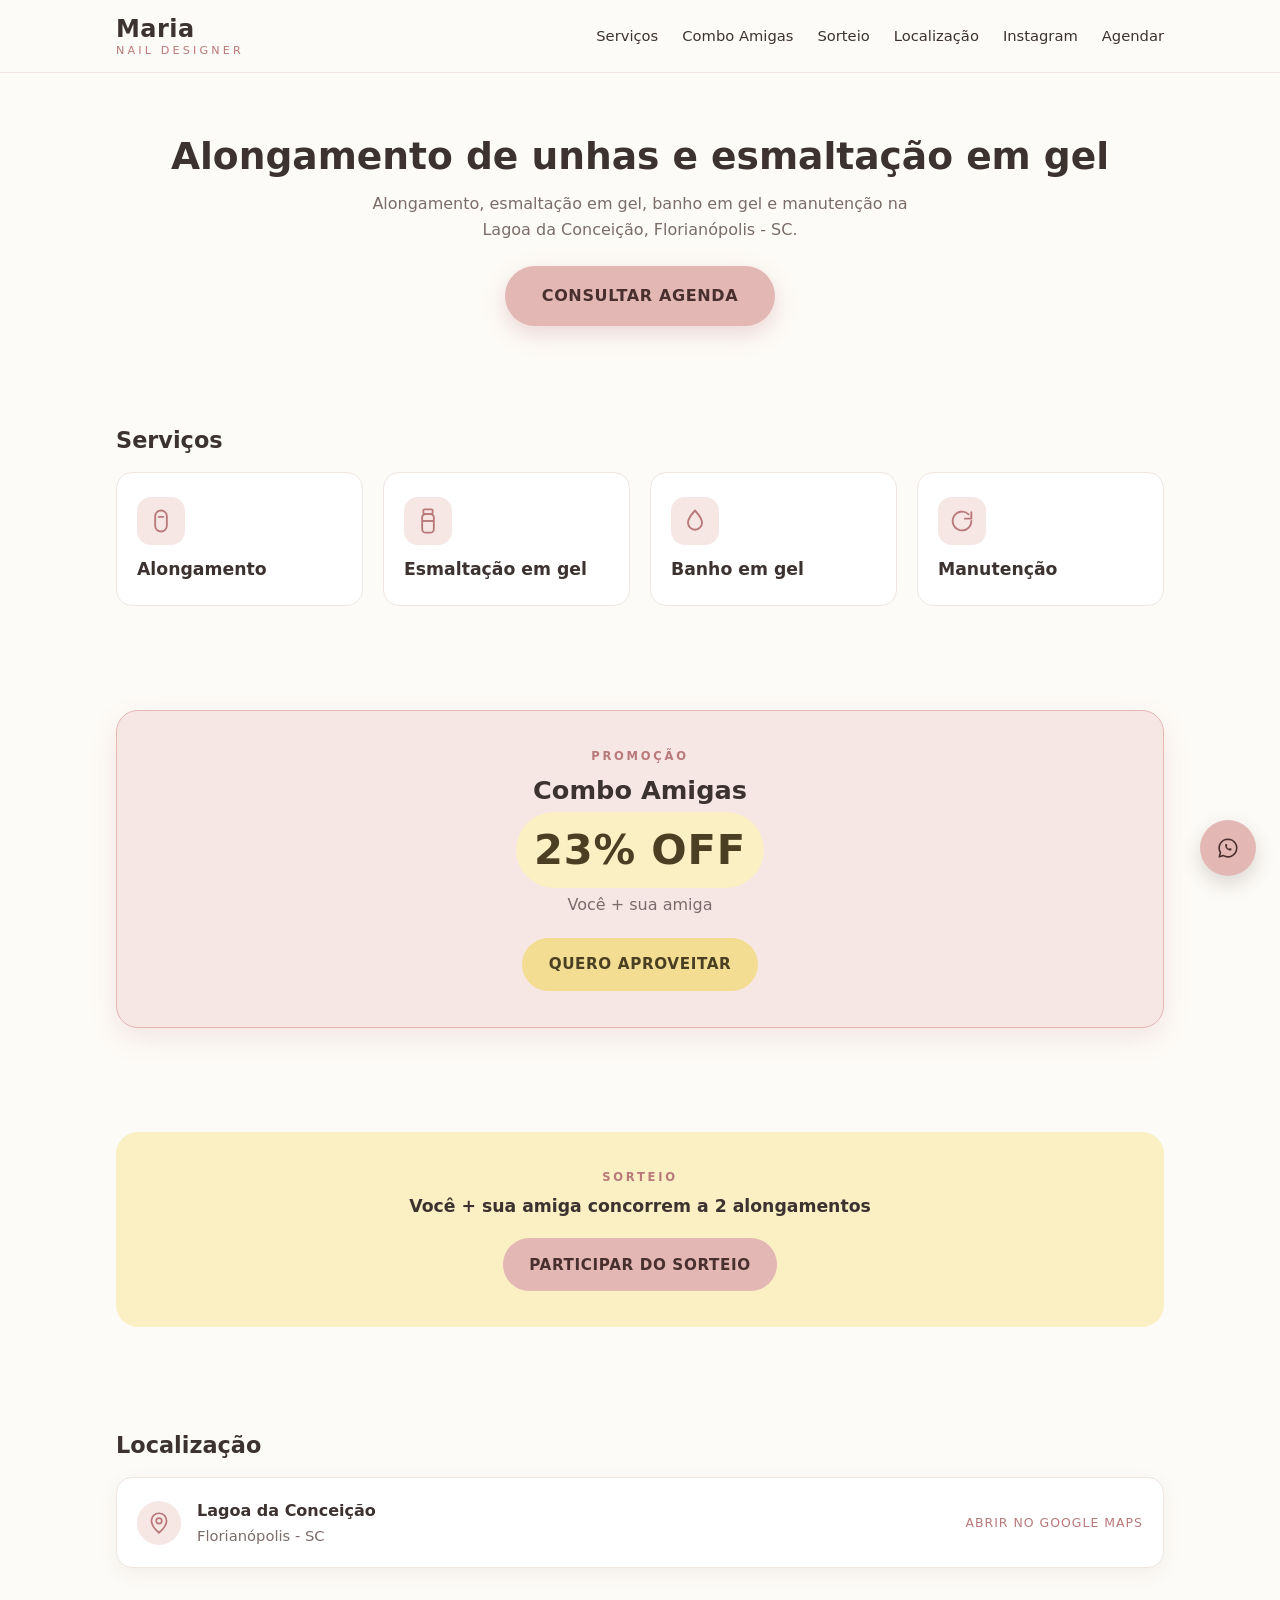
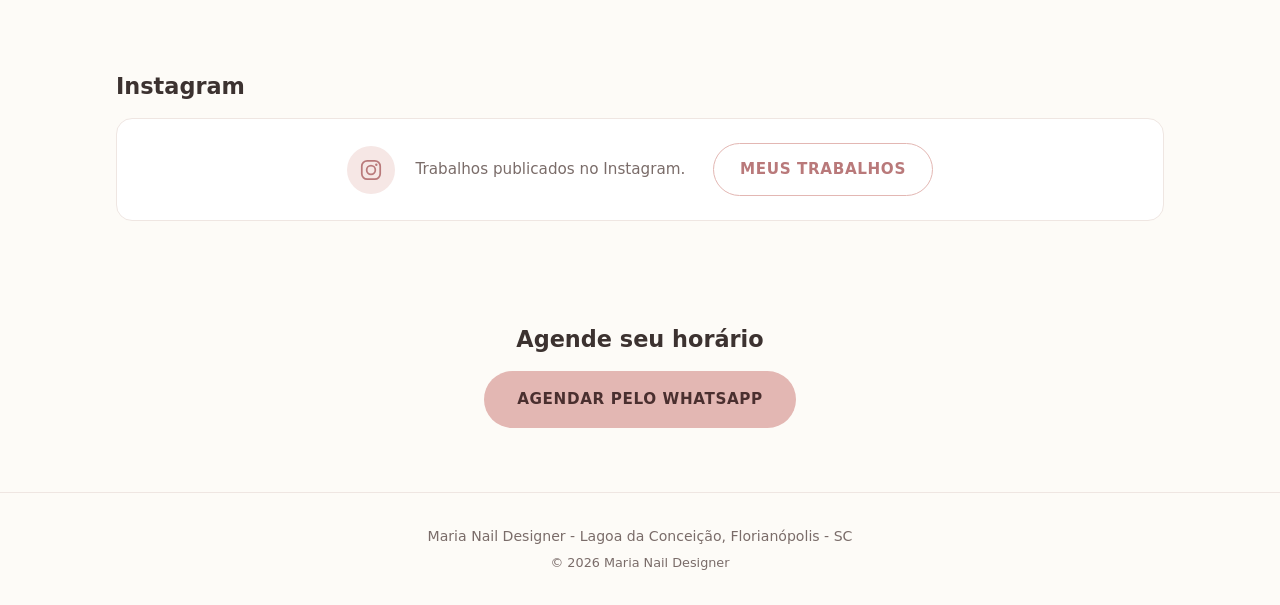
<file: lagoa-da-conceicao/index.html>
<!DOCTYPE html>
<html lang="pt-BR">
<head>
  <meta charset="utf-8">
  <meta name="viewport" content="width=device-width, initial-scale=1">
  <meta name="theme-color" content="#fdfbf7">

  <title>Maria Nail Designer | Lagoa da Conceição, Florianópolis</title>
  <meta name="description" content="Alongamento de unhas, esmaltação em gel, banho em gel e manutenção na Lagoa da Conceição, Florianópolis - SC. Consulte a agenda pelo WhatsApp.">
  <meta name="author" content="Maria Nail Designer">
  <meta name="robots" content="index, follow">

  <link rel="canonical" href="https://marianaildesigner.site/lagoa-da-conceicao">

  <!-- Open Graph basico -->
  <meta property="og:type" content="website">
  <meta property="og:locale" content="pt_BR">
  <meta property="og:site_name" content="Maria Nail Designer">
  <meta property="og:title" content="Maria Nail Designer | Lagoa da Conceição, Florianópolis">
  <meta property="og:description" content="Alongamento de unhas, esmaltação em gel, banho em gel e manutenção na Lagoa da Conceição, Florianópolis - SC.">
  <meta property="og:url" content="https://marianaildesigner.site/lagoa-da-conceicao">
  <!-- og:image: adicionar depois uma imagem 1200x630 hospedada no dominio definitivo -->

  <link rel="icon" href="../favicon.svg" type="image/svg+xml">
  <link rel="stylesheet" href="../css/style.css">
</head>

<body>
  <a class="skip-link" href="#conteudo">Ir para o conteúdo</a>

  <header class="site-header" id="top">
    <div class="container header__inner">
      <a class="brand" href="#top">
        <h1 class="brand__title">
          <span class="brand__name">Maria</span>
          <span class="brand__role">Nail Designer</span>
        </h1>
      </a>

      <button class="nav-toggle" type="button" aria-expanded="false" aria-controls="menu-principal" aria-label="Abrir menu">
        <svg viewBox="0 0 24 24" width="24" height="24" aria-hidden="true" focusable="false">
          <path d="M4 7h16M4 12h16M4 17h16" fill="none" stroke="currentColor" stroke-width="1.8" stroke-linecap="round"/>
        </svg>
      </button>

      <nav class="site-nav" id="menu-principal" aria-label="Menu principal">
        <ul>
          <li><a href="#servicos">Serviços</a></li>
          <li><a href="#promocao">Combo Amigas</a></li>
          <li><a href="#sorteio">Sorteio</a></li>
          <li><a href="#localizacao">Localização</a></li>
          <li><a href="#instagram">Instagram</a></li>
          <li><a href="#agendar">Agendar</a></li>
        </ul>
      </nav>
    </div>
  </header>

  <main id="conteudo">

    <!-- CTA PRINCIPAL -->
    <section class="hero" aria-labelledby="hero-title">
      <div class="container hero__inner">
        <h2 class="hero__title" id="hero-title">Alongamento de unhas e esmaltação em gel</h2>
        <p class="hero__text">Alongamento, esmaltação em gel, banho em gel e manutenção na Lagoa da Conceição, Florianópolis - SC.</p>
        <div class="hero__actions">
          <a class="btn btn--rose btn--lg btn--cta" data-link="agenda" href="#">Consultar agenda</a>
        </div>
      </div>
    </section>

    <!-- SERVIÇOS -->
    <section class="section" id="servicos" aria-labelledby="servicos-title">
      <div class="container">
        <h2 class="section__title" id="servicos-title">Serviços</h2>

        <ul class="grid">
          <li class="card">
            <span class="card__icon" aria-hidden="true">
              <svg viewBox="0 0 24 24" width="28" height="28" focusable="false">
                <rect x="7" y="3" width="10" height="18" rx="5" fill="none" stroke="currentColor" stroke-width="1.6"/>
                <path d="M10 8.5h4" fill="none" stroke="currentColor" stroke-width="1.6" stroke-linecap="round"/>
              </svg>
            </span>
            <h3 class="card__heading">Alongamento</h3>
          </li>

          <li class="card">
            <span class="card__icon" aria-hidden="true">
              <svg viewBox="0 0 24 24" width="28" height="28" focusable="false">
                <rect x="8" y="2" width="8" height="4" rx="1" fill="none" stroke="currentColor" stroke-width="1.6"/>
                <rect x="7" y="6" width="10" height="16" rx="3" fill="none" stroke="currentColor" stroke-width="1.6"/>
                <path d="M7 12h10" fill="none" stroke="currentColor" stroke-width="1.6"/>
              </svg>
            </span>
            <h3 class="card__heading">Esmaltação em gel</h3>
          </li>

          <li class="card">
            <span class="card__icon" aria-hidden="true">
              <svg viewBox="0 0 24 24" width="28" height="28" focusable="false">
                <path d="M12 3s6 6.6 6 10.5A6 6 0 0 1 6 13.5C6 9.6 12 3 12 3Z" fill="none" stroke="currentColor" stroke-width="1.6" stroke-linejoin="round"/>
              </svg>
            </span>
            <h3 class="card__heading">Banho em gel</h3>
          </li>

          <li class="card">
            <span class="card__icon" aria-hidden="true">
              <svg viewBox="0 0 24 24" width="28" height="28" focusable="false">
                <path d="M20 12a8 8 0 1 1-2.4-5.7" fill="none" stroke="currentColor" stroke-width="1.6" stroke-linecap="round"/>
                <path d="M20 4.5V10h-5.5" fill="none" stroke="currentColor" stroke-width="1.6" stroke-linecap="round" stroke-linejoin="round"/>
              </svg>
            </span>
            <h3 class="card__heading">Manutenção</h3>
          </li>
        </ul>
      </div>
    </section>

    <!-- PROMOÇÃO -->
    <section class="section" id="promocao" aria-labelledby="promocao-title">
      <div class="container">
        <div class="card card--rose card--feature card--combo">
          <p class="eyebrow">Promoção</p>
          <h2 class="card__heading card__heading--lg" id="promocao-title">Combo Amigas</h2>
          <p class="card__big">23% OFF</p>
          <p class="card__text">Você + sua amiga</p>
          <a class="btn btn--yellow" data-link="combo" href="#">Quero aproveitar</a>
        </div>
      </div>
    </section>

    <!-- SORTEIO -->
    <section class="section" id="sorteio" aria-labelledby="sorteio-title">
      <div class="container">
        <div class="card card--yellow card--feature">
          <p class="eyebrow">Sorteio</p>
          <h2 class="card__heading" id="sorteio-title">Você + sua amiga concorrem a 2 alongamentos</h2>
          <a class="btn btn--rose" data-link="sorteio" href="#">Participar do sorteio</a>
        </div>
      </div>
    </section>

    <!-- LOCALIZAÇÃO -->
    <section class="section" id="localizacao" aria-labelledby="localizacao-title">
      <div class="container">
        <h2 class="section__title" id="localizacao-title">Localização</h2>

        <a class="place" data-link="maps" href="#">
          <span class="place__icon" aria-hidden="true">
            <svg viewBox="0 0 24 24" width="26" height="26" focusable="false">
              <path d="M12 21s7-6.1 7-11a7 7 0 1 0-14 0c0 4.9 7 11 7 11Z" fill="none" stroke="currentColor" stroke-width="1.6" stroke-linejoin="round"/>
              <circle cx="12" cy="10" r="2.6" fill="none" stroke="currentColor" stroke-width="1.6"/>
            </svg>
          </span>
          <span class="place__text">
            <span class="place__city">Lagoa da Conceição</span>
            <span class="place__state">Florianópolis - SC</span>
          </span>
          <span class="place__hint">Abrir no Google Maps</span>
        </a>
      </div>
    </section>

    <!-- INSTAGRAM -->
    <section class="section" id="instagram" aria-labelledby="instagram-title">
      <div class="container">
        <h2 class="section__title" id="instagram-title">Instagram</h2>

        <div class="social">
          <span class="social__icon" aria-hidden="true">
            <svg viewBox="0 0 24 24" width="26" height="26" focusable="false">
              <rect x="3.5" y="3.5" width="17" height="17" rx="5" fill="none" stroke="currentColor" stroke-width="1.6"/>
              <circle cx="12" cy="12" r="4" fill="none" stroke="currentColor" stroke-width="1.6"/>
              <circle cx="16.9" cy="7.1" r="1.1" fill="currentColor"/>
            </svg>
          </span>
          <p class="social__text">Trabalhos publicados no Instagram.</p>
          <a class="btn btn--outline" data-link="instagram" href="#">Meus trabalhos</a>
        </div>
      </div>
    </section>

    <!-- CTA FINAL -->
    <section class="section section--last" id="agendar" aria-labelledby="agendar-title">
      <div class="container">
        <h2 class="section__title" id="agendar-title">Agende seu horário</h2>
        <a class="btn btn--rose btn--lg" data-link="agenda" href="#">Agendar pelo WhatsApp</a>
      </div>
    </section>

  </main>

  <footer class="site-footer">
    <div class="container">
      <p>Maria Nail Designer - Lagoa da Conceição, Florianópolis - SC</p>
      <p class="site-footer__copy">&copy; <span data-year>2026</span> Maria Nail Designer</p>
    </div>
  </footer>

  <!-- BOTÃO FLUTUANTE DE WHATSAPP: aparece somente se houver número em js/config.js -->
  <a class="wa-float" href="#" target="_blank" rel="noopener" aria-label="Falar no WhatsApp" hidden>
    <svg viewBox="0 0 24 24" width="24" height="24" aria-hidden="true" focusable="false">
      <path d="M12 3.2a8.8 8.8 0 0 0-7.5 13.4L3.3 20.7l4.2-1.1A8.8 8.8 0 1 0 12 3.2Z" fill="none" stroke="currentColor" stroke-width="1.6" stroke-linejoin="round"/>
      <path d="M9.1 8.9c0-.5.4-.9.9-.9h.7l.7 1.8-.8.8c.5 1 1.3 1.8 2.3 2.3l.8-.8 1.8.7v.7c0 .5-.4.9-.9.9-3 0-5.5-2.5-5.5-5.5Z" fill="currentColor"/>
    </svg>
  </a>

  <script src="../js/config.js"></script>
  <script src="../js/main.js"></script>

  <script type="application/ld+json">
  {
    "@context": "https://schema.org",
    "@type": "NailSalon",
    "name": "Maria Nail Designer",
    "description": "Alongamento de unhas, esmaltação em gel, banho em gel e manutenção na Lagoa da Conceição, Florianópolis - SC.",
    "url": "https://marianaildesigner.site/lagoa-da-conceicao",
    "address": {
      "@type": "PostalAddress",
      "addressLocality": "Florianópolis",
      "addressRegion": "SC",
      "addressCountry": "BR"
    },
    "areaServed": {
      "@type": "Place",
      "name": "Lagoa da Conceição, Florianópolis - SC"
    },
    "hasOfferCatalog": {
      "@type": "OfferCatalog",
      "name": "Serviços",
      "itemListElement": [
        { "@type": "Offer", "itemOffered": { "@type": "Service", "name": "Alongamento de unhas" } },
        { "@type": "Offer", "itemOffered": { "@type": "Service", "name": "Esmaltação em gel" } },
        { "@type": "Offer", "itemOffered": { "@type": "Service", "name": "Banho em gel" } },
        { "@type": "Offer", "itemOffered": { "@type": "Service", "name": "Manutenção" } }
      ]
    }
  }
  </script>
</body>
</html>
</file>
<file: css/style.css>
/* Maria Nail Designer - CSS enxuto, mobile-first, fontes do sistema */

:root {
  --cream: #fdfbf7;
  --white: #ffffff;
  --rose: #e3b7b3;
  --rose-soft: #f6e7e5;
  --rose-deep: #b9797a;
  --yellow: #fbefc4;
  --yellow-deep: #f2dd93;
  --ink: #3c3230;
  --ink-soft: #7a6c69;
  --line: #efe6e2;

  --radius: 16px;
  --radius-lg: 22px;
  --gap: 1rem;
  --section-y: 2.25rem;
  --shadow: 0 6px 20px rgba(60, 50, 48, .06);
}

*, *::before, *::after { box-sizing: border-box; }

html { -webkit-text-size-adjust: 100%; scroll-behavior: smooth; }

body {
  margin: 0;
  background: var(--cream);
  color: var(--ink);
  font-family: system-ui, -apple-system, "Segoe UI", Roboto, Helvetica, Arial, sans-serif;
  font-size: 1rem;
  line-height: 1.6;
  -webkit-font-smoothing: antialiased;
}

h1, h2, h3 { margin: 0; line-height: 1.25; font-weight: 600; }

p { margin: 0; }

ul { margin: 0; padding: 0; list-style: none; }

a { color: inherit; text-decoration: none; }

img, svg { display: block; max-width: 100%; }

:focus-visible {
  outline: 3px solid var(--rose-deep);
  outline-offset: 3px;
  border-radius: 6px;
}

.container {
  width: 100%;
  max-width: 68rem;
  margin: 0 auto;
  padding: 0 1.25rem;
}

.skip-link {
  position: absolute;
  left: -9999px;
  top: 0;
  background: var(--white);
  padding: .75rem 1rem;
  z-index: 20;
}
.skip-link:focus { left: 1rem; top: .5rem; }

/* Compensa o cabecalho fixo ao navegar pelas ancoras */
section[id] { scroll-margin-top: 5.25rem; }


/* ---------- CABEÇALHO ---------- */

.site-header {
  position: sticky;
  top: 0;
  z-index: 10;
  background: rgba(253, 251, 247, .94);
  border-bottom: 1px solid var(--line);
}

.header__inner {
  display: flex;
  align-items: center;
  justify-content: space-between;
  gap: var(--gap);
  min-height: 4.5rem;
}

.brand { display: block; }

.brand__title { font-size: 1rem; }

.brand__name {
  display: block;
  font-size: 1.35rem;
  letter-spacing: .02em;
}

.brand__role {
  display: block;
  font-size: .7rem;
  font-weight: 500;
  letter-spacing: .28em;
  text-transform: uppercase;
  color: var(--rose-deep);
}

.nav-toggle {
  display: inline-flex;
  align-items: center;
  justify-content: center;
  width: 2.75rem;
  height: 2.75rem;
  padding: 0;
  border: 1px solid var(--line);
  border-radius: 12px;
  background: var(--white);
  color: var(--ink);
  cursor: pointer;
}

.site-nav {
  display: none;
  position: absolute;
  left: 0;
  right: 0;
  top: 100%;
  background: var(--white);
  border-bottom: 1px solid var(--line);
  box-shadow: var(--shadow);
}

.site-nav.is-open { display: block; }

.site-nav ul {
  display: flex;
  flex-direction: column;
  padding: .5rem 1.25rem 1rem;
}

.site-nav a {
  display: block;
  padding: .8rem 0;
  border-bottom: 1px solid var(--line);
  font-size: .98rem;
}

.site-nav li:last-child a { border-bottom: 0; }

/* ---------- BOTÕES ---------- */

.btn {
  display: inline-flex;
  align-items: center;
  justify-content: center;
  min-height: 3rem;
  padding: .85rem 1.6rem;
  border: 1px solid transparent;
  border-radius: 999px;
  font-size: .95rem;
  font-weight: 600;
  letter-spacing: .04em;
  text-transform: uppercase;
  text-align: center;
  cursor: pointer;
  transition: background-color .15s ease, border-color .15s ease;
}

.btn--lg { min-height: 3.35rem; padding: .95rem 2rem; }

/* CTA principal: maior peso visual, sem exagero */
.btn--cta {
  min-height: 3.5rem;
  padding: 1rem 2.25rem;
  font-size: 1rem;
  box-shadow: 0 8px 22px rgba(185, 121, 122, .28);
}

.btn--rose { background: var(--rose); color: #4a2f2f; }
.btn--rose:hover { background: var(--rose-deep); color: var(--white); }

.btn--yellow { background: var(--yellow-deep); color: #4a3f22; }
.btn--yellow:hover { background: var(--yellow); }

.btn--outline {
  background: transparent;
  border-color: var(--rose);
  color: var(--rose-deep);
}
.btn--outline:hover { background: var(--rose-soft); }

/* Botão visível, porém sem destino configurado ainda */
.btn.is-pending { opacity: .72; cursor: default; }


/* ---------- SEÇÕES ---------- */

.section { padding: var(--section-y) 0; }

.section--last {
  padding-bottom: calc(var(--section-y) + .75rem);
  text-align: center;
}

.section__title {
  font-size: 1.4rem;
  margin-bottom: 1.1rem;
}

.hero {
  padding: 2.75rem 0 2.25rem;
  text-align: center;
}

.hero__title {
  font-size: clamp(1.6rem, 5.2vw, 2.35rem);
  margin-bottom: .7rem;
}

.hero__text {
  color: var(--ink-soft);
  max-width: 34rem;
  margin: 0 auto 1.5rem;
}

.hero__actions {
  display: flex;
  justify-content: center;
}

/* ---------- CARDS ---------- */

.grid {
  display: grid;
  grid-template-columns: repeat(2, 1fr);
  gap: .75rem;
}

.card {
  background: var(--white);
  border: 1px solid var(--line);
  border-radius: var(--radius);
  padding: 1.5rem 1.25rem;
}

.card__icon {
  display: inline-flex;
  align-items: center;
  justify-content: center;
  width: 3rem;
  height: 3rem;
  margin-bottom: .9rem;
  border-radius: 14px;
  background: var(--rose-soft);
  color: var(--rose-deep);
}

.card__heading { font-size: 1.08rem; }

.card__heading--lg { font-size: 1.5rem; }

/* Cards de servico compactos no mobile: grade 2x2 */
.grid .card {
  display: flex;
  flex-direction: column;
  align-items: center;
  justify-content: center;
  text-align: center;
  padding: 1rem .6rem;
}

.grid .card__icon {
  width: 2.5rem;
  height: 2.5rem;
  margin-bottom: .6rem;
}

.grid .card__heading {
  font-size: .95rem;
  overflow-wrap: break-word;
}

.card--feature {
  border: 0;
  border-radius: var(--radius-lg);
  padding: 2rem 1.5rem;
  text-align: center;
}

.card--rose { background: var(--rose-soft); }
.card--yellow { background: var(--yellow); }

/* Destaque do Combo Amigas: leve, sem exagero */
.card--combo {
  background: var(--rose-soft);
  border: 1px solid var(--rose);
  box-shadow: 0 10px 26px rgba(185, 121, 122, .16);
}

.card--combo .card__heading--lg { font-size: 1.6rem; }

.card--combo .card__big {
  display: inline-block;
  padding: .3rem 1.1rem;
  border-radius: 999px;
  background: var(--yellow);
  color: #4a3f22;
}

.eyebrow {
  font-size: .72rem;
  font-weight: 600;
  letter-spacing: .24em;
  text-transform: uppercase;
  color: var(--rose-deep);
  margin-bottom: .6rem;
}

.card__big {
  font-size: 2.1rem;
  font-weight: 700;
  letter-spacing: .02em;
  margin: .35rem 0 .25rem;
}

.card__text {
  color: var(--ink-soft);
}

.card--feature .card__heading + .btn,
.card--feature .card__text + .btn { margin-top: 1.25rem; }

/* ---------- INSTAGRAM ---------- */

.social {
  display: flex;
  flex-direction: column;
  align-items: center;
  gap: .85rem;
  padding: 1.5rem 1.25rem;
  background: var(--white);
  border: 1px solid var(--line);
  border-radius: var(--radius);
  text-align: center;
}

.social__icon {
  display: inline-flex;
  align-items: center;
  justify-content: center;
  width: 3rem;
  height: 3rem;
  border-radius: 50%;
  background: var(--rose-soft);
  color: var(--rose-deep);
}

.social__text {
  color: var(--ink-soft);
  font-size: .95rem;
}

/* ---------- LOCALIZAÇÃO ---------- */

.place {
  display: flex;
  align-items: center;
  gap: 1rem;
  padding: 1.25rem;
  background: var(--white);
  border: 1px solid var(--line);
  border-radius: var(--radius);
  box-shadow: var(--shadow);
  transition: border-color .15s ease;
}

.place:hover { border-color: var(--rose); }

.place__icon {
  display: inline-flex;
  align-items: center;
  justify-content: center;
  flex: 0 0 auto;
  width: 2.75rem;
  height: 2.75rem;
  border-radius: 50%;
  background: var(--rose-soft);
  color: var(--rose-deep);
}

.place__text { display: block; }

.place__city {
  display: block;
  font-weight: 600;
}

.place__state {
  display: block;
  font-size: .92rem;
  color: var(--ink-soft);
}

.place__hint {
  margin-left: auto;
  font-size: .78rem;
  letter-spacing: .08em;
  text-transform: uppercase;
  color: var(--rose-deep);
  text-align: right;
}

/* ---------- RODAPÉ ---------- */

.site-footer {
  padding: 2rem 0;
  border-top: 1px solid var(--line);
  text-align: center;
  font-size: .88rem;
  color: var(--ink-soft);
}

.site-footer__copy { margin-top: .35rem; font-size: .8rem; }

/* ---------- BOTÃO FLUTUANTE DE WHATSAPP ---------- */

.wa-float {
  position: fixed;
  right: 1rem;
  bottom: calc(1rem + env(safe-area-inset-bottom, 0px));
  z-index: 15;
  display: inline-flex;
  align-items: center;
  justify-content: center;
  width: 3.25rem;
  height: 3.25rem;
  border-radius: 50%;
  background: var(--rose);
  color: #4a2f2f;
  box-shadow: 0 8px 20px rgba(60, 50, 48, .18);
  transition: background-color .15s ease;
}

.wa-float:hover { background: var(--rose-deep); color: var(--white); }

/* Sem número configurado o botão não aparece */
.wa-float[hidden] { display: none; }

/* ---------- DESKTOP ---------- */

@media (min-width: 48rem) {
  :root { --section-y: 3.25rem; }

  .nav-toggle { display: none; }

  .site-nav {
    display: block;
    position: static;
    background: transparent;
    border: 0;
    box-shadow: none;
  }

  .site-nav ul {
    flex-direction: row;
    gap: 1.5rem;
    padding: 0;
  }

  .site-nav a {
    padding: .35rem 0;
    border-bottom: 0;
    font-size: .92rem;
  }

  .site-nav a:hover { color: var(--rose-deep); }

  .hero { padding: 3.75rem 0 3rem; }

  .hero__title { font-size: 2.35rem; }

  .grid { grid-template-columns: repeat(2, 1fr); gap: 1.25rem; }

  /* Acima do mobile os cards de servico voltam ao estilo original */
  .grid .card {
    display: block;
    text-align: left;
    padding: 1.5rem 1.25rem;
  }

  .grid .card__icon {
    width: 3rem;
    height: 3rem;
    margin-bottom: .9rem;
  }

  .grid .card__heading { font-size: 1.08rem; }

  .card--feature { padding: 2.25rem 2rem; }

  .card__big { font-size: 2.6rem; }

  .social {
    flex-direction: row;
    justify-content: center;
    gap: 1.25rem;
    text-align: left;
  }

  .social__text { margin-right: .5rem; }

  .wa-float {
    right: 1.5rem;
    bottom: calc(1.5rem + env(safe-area-inset-bottom, 0px));
    width: 3.5rem;
    height: 3.5rem;
  }
}

@media (min-width: 64rem) {
  .grid { grid-template-columns: repeat(4, 1fr); }

  .brand__name { font-size: 1.5rem; }
}

@media (prefers-reduced-motion: reduce) {
  html { scroll-behavior: auto; }
  * { transition: none !important; }
}
</file>
